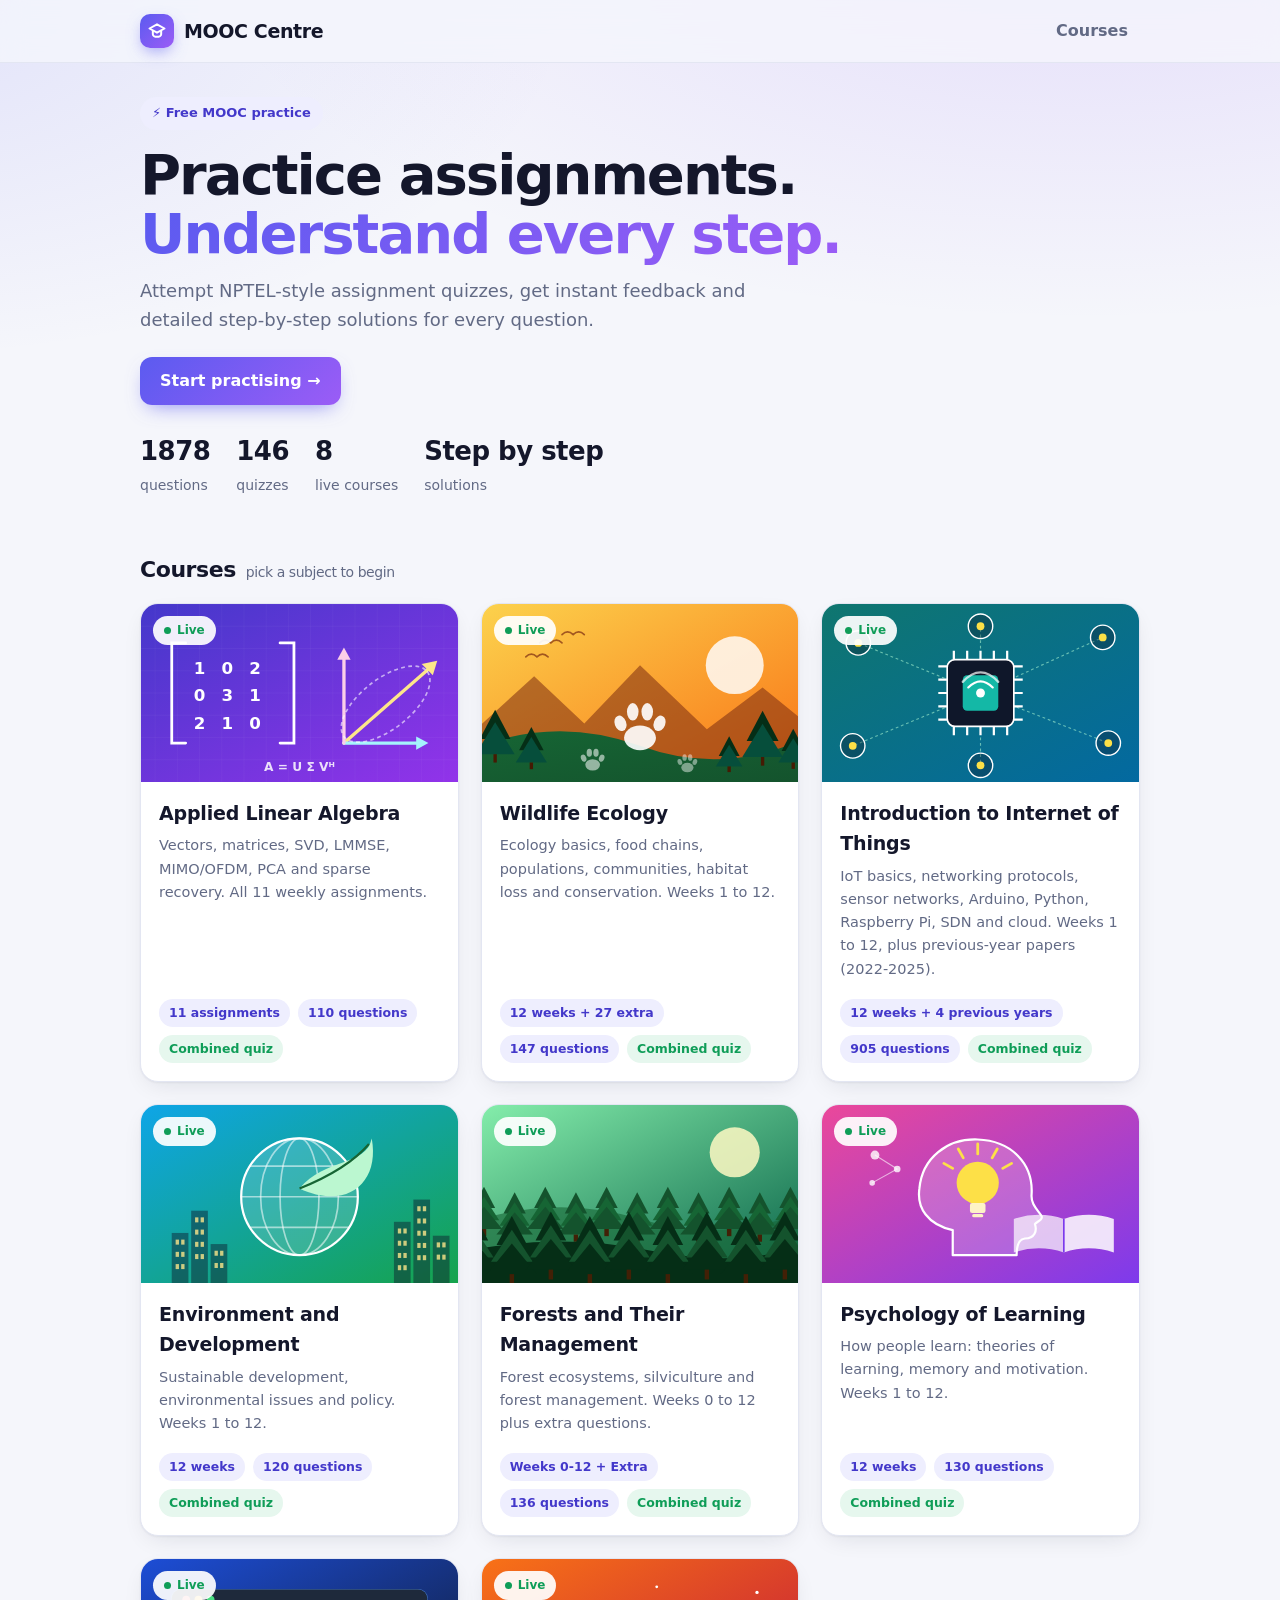
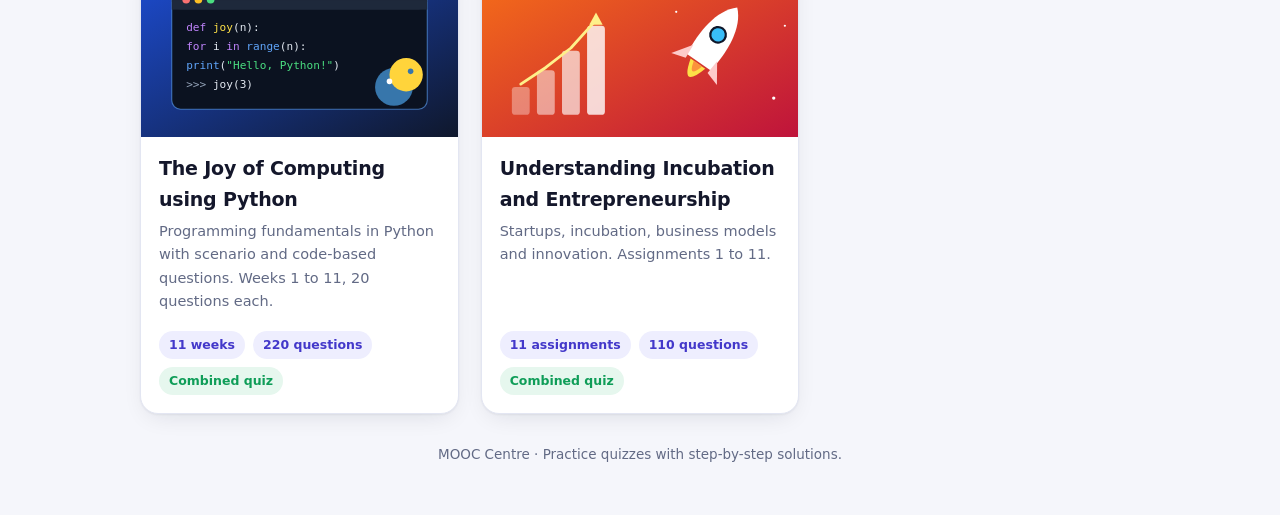
<file: index.html>
<!doctype html><html lang="en"><head><meta charset="utf-8"><meta name="viewport" content="width=device-width,initial-scale=1"><title>MOOC Centre - NPTEL-style quizzes</title><link rel="stylesheet" href="vendor/katex/katex.min.css"><link rel="icon" type="image/svg+xml" href="assets/favicon.svg"><link rel="apple-touch-icon" href="assets/favicon.svg"><meta name="theme-color" content="#5b5bf0"><link rel="stylesheet" href="css/style.css?v=29"></head><body><main class="wrap" id="app"></main><script src="vendor/katex/katex.min.js"></script><script src="vendor/katex/auto-render.min.js"></script><script src="js/core.js?v=29"></script><script src="js/home.js?v=29"></script></body></html>
</file>
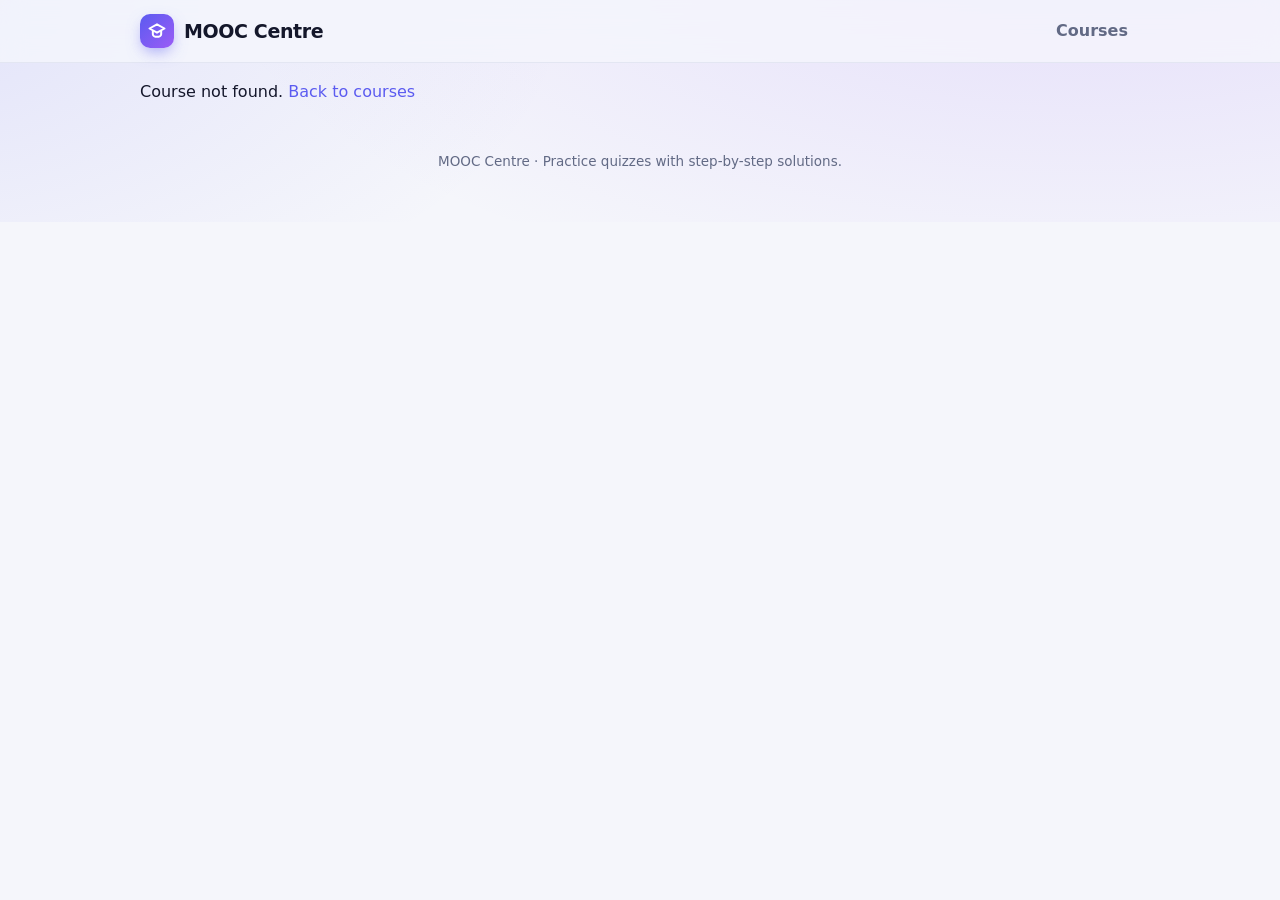
<file: course.html>
<!doctype html><html lang="en"><head><meta charset="utf-8"><meta name="viewport" content="width=device-width,initial-scale=1"><title>Course - MOOC Centre</title><link rel="stylesheet" href="vendor/katex/katex.min.css"><link rel="icon" type="image/svg+xml" href="assets/favicon.svg"><link rel="apple-touch-icon" href="assets/favicon.svg"><meta name="theme-color" content="#5b5bf0"><link rel="stylesheet" href="css/style.css?v=29"></head><body><main class="wrap" id="app"></main><script src="vendor/katex/katex.min.js"></script><script src="vendor/katex/auto-render.min.js"></script><script src="js/core.js?v=29"></script><script src="data/ala-1.js?v=29"></script><script src="data/ala-2.js?v=29"></script><script src="data/ala-3.js?v=29"></script><script src="data/ala-4.js?v=29"></script><script src="data/ala-5.js?v=29"></script><script src="data/ala-6.js?v=29"></script><script src="data/ala-7.js?v=29"></script><script src="data/ala-8.js?v=29"></script><script src="data/ala-9.js?v=29"></script><script src="data/ala-10.js?v=29"></script><script src="data/ala-11.js?v=29"></script><script src="data/wildlife.js?v=29"></script><script src="data/iot.js?v=29"></script><script src="data/iot-pyq.js?v=29"></script><script src="data/envdev.js?v=29"></script><script src="data/forests.js?v=29"></script><script src="data/psychology.js?v=29"></script><script src="data/python.js?v=29"></script><script src="data/startup.js?v=29"></script><script src="js/course.js?v=29"></script></body></html>
</file>
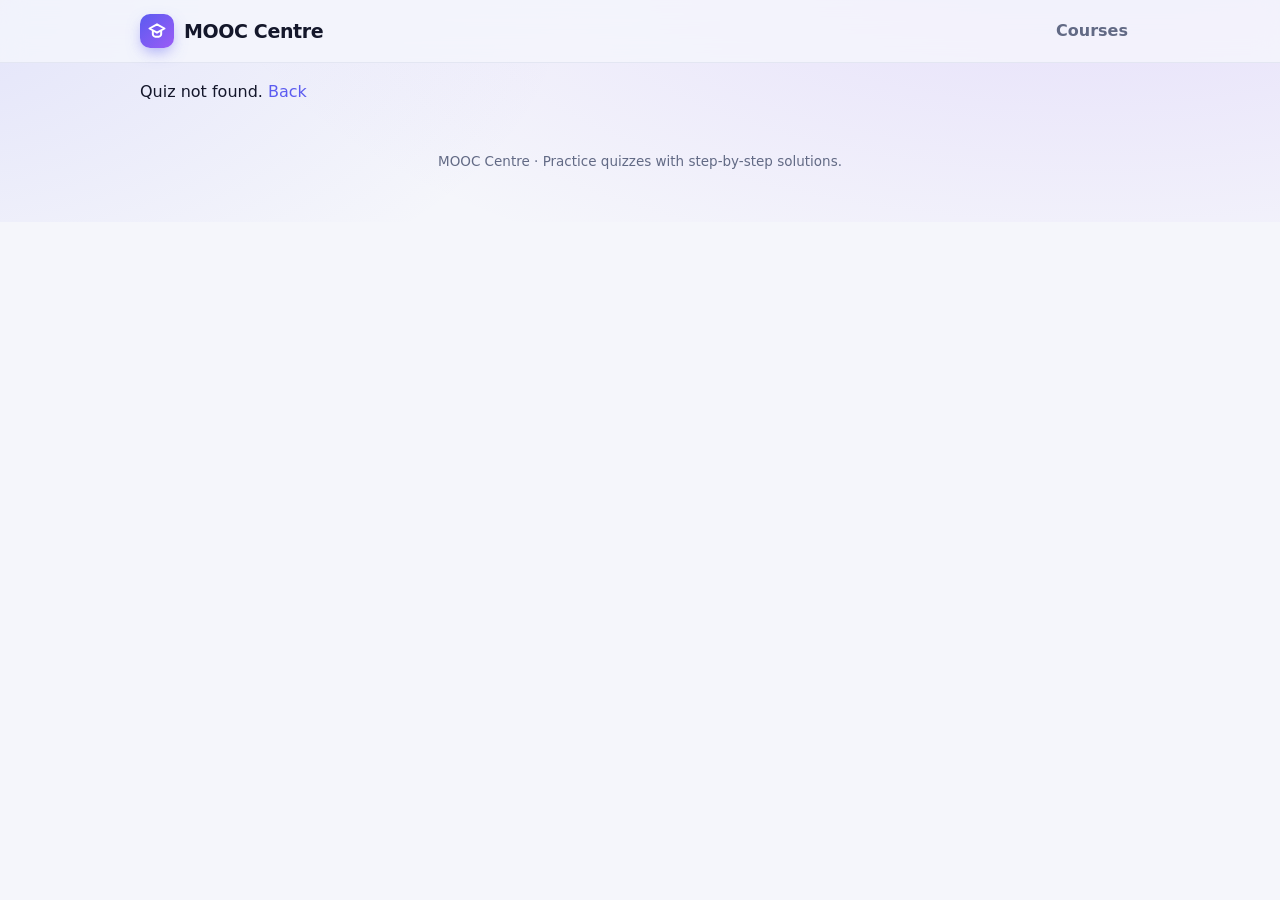
<file: quiz.html>
<!doctype html><html lang="en"><head><meta charset="utf-8"><meta name="viewport" content="width=device-width,initial-scale=1"><title>Quiz - MOOC Centre</title><link rel="stylesheet" href="vendor/katex/katex.min.css"><link rel="icon" type="image/svg+xml" href="assets/favicon.svg"><link rel="apple-touch-icon" href="assets/favicon.svg"><meta name="theme-color" content="#5b5bf0"><link rel="stylesheet" href="css/style.css?v=29"></head><body><main class="wrap" id="app"></main><script src="vendor/katex/katex.min.js"></script><script src="vendor/katex/auto-render.min.js"></script><script src="js/core.js?v=29"></script><script src="data/ala-1.js?v=29"></script><script src="data/ala-2.js?v=29"></script><script src="data/ala-3.js?v=29"></script><script src="data/ala-4.js?v=29"></script><script src="data/ala-5.js?v=29"></script><script src="data/ala-6.js?v=29"></script><script src="data/ala-7.js?v=29"></script><script src="data/ala-8.js?v=29"></script><script src="data/ala-9.js?v=29"></script><script src="data/ala-10.js?v=29"></script><script src="data/ala-11.js?v=29"></script><script src="data/wildlife.js?v=29"></script><script src="data/iot.js?v=29"></script><script src="data/iot-pyq.js?v=29"></script><script src="data/envdev.js?v=29"></script><script src="data/forests.js?v=29"></script><script src="data/psychology.js?v=29"></script><script src="data/python.js?v=29"></script><script src="data/startup.js?v=29"></script><script src="js/quiz.js?v=29"></script></body></html>
</file>
<file: css/style.css>
:root{
 --bg:#f5f6fb;--bg2:#eceefa;--card:#fff;--ink:#14172b;--mut:#626a85;--line:#e3e6f2;
 --pri:#5b5bf0;--pri2:#eeeefe;--pri-d:#4338ca;--grad:linear-gradient(135deg,#5b5bf0,#9b5cf6);
 --ok:#0f9d58;--okbg:#e6f7ee;--bad:#d93025;--badbg:#fdeceb;--amber:#b45309;
 --sh:0 1px 2px rgba(20,23,43,.05),0 8px 24px -8px rgba(20,23,43,.12);--sh2:0 2px 4px rgba(20,23,43,.06),0 18px 40px -12px rgba(67,56,202,.35);--r:18px}
@media(prefers-color-scheme:dark){:root{--bg:#0d1020;--bg2:#12162b;--card:#171b33;--ink:#eceefb;--mut:#9aa2c2;--line:#262c4b;--pri:#8c8cff;--pri2:#222750;--pri-d:#a5a5ff;--ok:#4ade80;--okbg:#10301f;--bad:#ff8a80;--badbg:#3a1a1c;--amber:#fbbf24;--sh:0 1px 2px rgba(0,0,0,.4),0 8px 24px -8px rgba(0,0,0,.5);--sh2:0 2px 4px rgba(0,0,0,.4),0 18px 40px -12px rgba(0,0,0,.7)}}
*{box-sizing:border-box}
html{scroll-behavior:smooth}
body{margin:0;color:var(--ink);font:16px/1.6 Inter,system-ui,-apple-system,"Segoe UI",Roboto,sans-serif;background:var(--bg);background-image:radial-gradient(900px 400px at 85% -80px,rgba(139,92,246,.16),transparent),radial-gradient(700px 360px at -10% 0,rgba(91,91,240,.13),transparent);background-repeat:no-repeat}
a{color:var(--pri);text-decoration:none}a:hover{text-decoration:underline}
.wrap{max-width:1040px;margin:0 auto;padding:0 20px}
.nav{position:sticky;top:0;z-index:20;backdrop-filter:saturate(1.4) blur(12px);background:color-mix(in srgb,var(--bg) 78%,transparent);border-bottom:1px solid var(--line)}
.nav .wrap{display:flex;align-items:center;justify-content:space-between;height:62px}
.brand{display:flex;align-items:center;gap:10px;font-weight:800;font-size:19px;letter-spacing:-.02em;color:var(--ink)}
.brand:hover{text-decoration:none}
.logo{width:34px;height:34px;border-radius:10px;background:var(--grad);display:grid;place-items:center;box-shadow:0 6px 16px -4px rgba(91,91,240,.6)}
.logo svg{width:20px;height:20px}
.nav a.lnk{font-weight:600;color:var(--mut);padding:8px 12px;border-radius:10px}.nav a.lnk:hover{background:var(--pri2);color:var(--pri);text-decoration:none}
main{padding:34px 0 70px}
.crumb{font-size:14px;color:var(--mut);margin-bottom:14px}.crumb a{color:var(--mut)}.crumb a:hover{color:var(--pri)}
/* hero */
.hero{padding:34px 0 10px}
.eyebrow{display:inline-flex;gap:8px;align-items:center;font-size:13px;font-weight:700;color:var(--pri-d);background:var(--pri2);padding:6px 12px;border-radius:99px}
.hero h1{font-size:clamp(34px,6vw,56px);line-height:1.05;letter-spacing:-.035em;margin:16px 0 14px;font-weight:800}
.hero h1 em{font-style:normal;background:var(--grad);-webkit-background-clip:text;background-clip:text;color:transparent}
.hero p{font-size:18px;color:var(--mut);max-width:620px;margin:0 0 22px}
.stats{display:flex;gap:26px;flex-wrap:wrap;margin-top:26px}.stats b{display:block;font-size:26px;letter-spacing:-.02em}.stats span{color:var(--mut);font-size:14px}
h2.sec{font-size:22px;letter-spacing:-.02em;margin:44px 0 16px;display:flex;align-items:baseline;gap:10px}h2.sec small{font-size:14px;color:var(--mut);font-weight:500}
/* buttons */
.btn{display:inline-flex;align-items:center;gap:8px;background:var(--grad);color:#fff;border:0;border-radius:12px;padding:11px 20px;font:inherit;font-weight:700;cursor:pointer;box-shadow:0 8px 20px -8px rgba(91,91,240,.7);transition:transform .15s,box-shadow .15s}
.btn:hover{transform:translateY(-1px);text-decoration:none;box-shadow:0 12px 24px -8px rgba(91,91,240,.8)}
.btn.ghost{background:var(--card);color:var(--pri-d);border:1.5px solid var(--line);box-shadow:none}.btn.ghost:hover{border-color:var(--pri)}
.btn[disabled]{opacity:.4;cursor:not-allowed;transform:none}
.row{display:flex;gap:10px;flex-wrap:wrap;align-items:center}
/* course cards */
.courses{display:grid;grid-template-columns:repeat(auto-fill,minmax(290px,1fr));gap:22px}
.ccard{background:var(--card);border-radius:var(--r);overflow:hidden;box-shadow:var(--sh);border:1px solid var(--line);display:flex;flex-direction:column;color:var(--ink);transition:transform .2s,box-shadow .2s}
a.ccard:hover{transform:translateY(-4px);box-shadow:var(--sh2);text-decoration:none}
.ccard .cover{position:relative;aspect-ratio:16/9;background:var(--bg2)}
.ccard .cover img{width:100%;height:100%;object-fit:cover;display:block}
.badge{position:absolute;top:12px;left:12px;font-size:12px;font-weight:700;padding:5px 11px;border-radius:99px;background:rgba(255,255,255,.92);color:#0f9d58;display:flex;gap:6px;align-items:center}
.badge.soon{color:#b45309}.badge i{width:7px;height:7px;border-radius:50%;background:currentColor}
.ccard .body{padding:16px 18px 18px;display:flex;flex-direction:column;gap:6px;flex:1}
.ccard h3{margin:0;font-size:19px;letter-spacing:-.01em}.ccard p{margin:0;color:var(--mut);font-size:14.5px}
.ccard .meta{margin-top:auto;padding-top:12px;display:flex;gap:8px;flex-wrap:wrap}
.pill{font-size:12.5px;font-weight:600;padding:4px 10px;border-radius:99px;background:var(--pri2);color:var(--pri-d)}.pill.g{background:var(--okbg);color:var(--ok)}.pill.m{background:var(--bg2);color:var(--mut)}
.ccard.soon{opacity:.96}.ccard.soon .cover img{filter:saturate(.75)}
/* course banner */
.banner{position:relative;border-radius:24px;overflow:hidden;min-height:230px;color:#fff;display:flex;align-items:flex-end;box-shadow:var(--sh)}
.banner img{position:absolute;inset:0;width:100%;height:100%;object-fit:cover}
.banner:after{content:"";position:absolute;inset:0;background:linear-gradient(180deg,rgba(10,10,40,.1),rgba(10,10,40,.78))}
.banner .in{position:relative;z-index:1;padding:26px 28px}.banner h1{margin:0 0 6px;font-size:clamp(28px,5vw,40px);letter-spacing:-.03em;line-height:1.1}.banner p{margin:0;max-width:600px;opacity:.92}
.feature{display:flex;gap:18px;align-items:center;justify-content:space-between;flex-wrap:wrap;margin-top:22px;padding:22px 24px;border-radius:var(--r);background:var(--grad);color:#fff;box-shadow:var(--sh2)}
.feature h3{margin:0 0 2px;font-size:20px}.feature p{margin:0;opacity:.92}.feature .btn{background:#fff;color:var(--pri-d);box-shadow:none}
.tiles{display:grid;grid-template-columns:repeat(auto-fill,minmax(230px,1fr));gap:16px}
.tile{background:var(--card);border:1px solid var(--line);border-radius:var(--r);padding:18px;color:var(--ink);box-shadow:var(--sh);display:flex;flex-direction:column;gap:6px;transition:transform .15s,border-color .15s}
.tile:hover{transform:translateY(-3px);border-color:var(--pri);text-decoration:none}
.tile .num{width:44px;height:44px;border-radius:13px;background:var(--pri2);color:var(--pri-d);display:grid;place-items:center;font-weight:800;font-size:20px}
.tile h4{margin:6px 0 0;font-size:16px;letter-spacing:-.01em}.tile p{margin:0;color:var(--mut);font-size:14px}
.tile .foot{margin-top:auto;padding-top:10px;display:flex;justify-content:space-between;align-items:center;font-size:13px;color:var(--mut)}
/* quiz */
.qhead{background:var(--card);border:1px solid var(--line);border-radius:var(--r);padding:16px 20px;box-shadow:var(--sh);margin-bottom:16px}
.qhead h1{font-size:18px;margin:0 0 10px;letter-spacing:-.01em}
.qinfo{display:flex;justify-content:space-between;font-size:13.5px;color:var(--mut);margin-bottom:8px}
.bar{height:8px;background:var(--bg2);border-radius:99px;overflow:hidden}.bar i{display:block;height:100%;background:var(--grad);border-radius:99px;transition:width .3s}
.dots{display:flex;gap:6px;flex-wrap:wrap;margin-top:12px;max-height:98px;overflow:auto}
.dot{min-width:32px;height:32px;border-radius:9px;border:1.5px solid var(--line);background:var(--card);color:var(--mut);font:600 13px inherit;cursor:pointer}
.dot.done{background:var(--pri2);color:var(--pri-d);border-color:transparent}.dot.cur{border-color:var(--pri);color:var(--pri-d)}
.dot.ok{background:var(--okbg);color:var(--ok);border-color:transparent}.dot.no{background:var(--badbg);color:var(--bad);border-color:transparent}
.qcard{background:var(--card);border:1px solid var(--line);border-radius:var(--r);padding:24px;box-shadow:var(--sh)}
.qtag{display:inline-block;font-size:12px;font-weight:700;letter-spacing:.04em;text-transform:uppercase;color:var(--pri-d);background:var(--pri2);padding:4px 10px;border-radius:99px}
.qtext{font-size:18px;line-height:1.7;margin:14px 0 16px}
.fig{margin:6px 0 18px;text-align:center}.fig img{max-width:100%;max-height:340px;background:#fff;border:1px solid var(--line);border-radius:14px;padding:10px}
.fig figcaption{font-size:13px;color:var(--mut);margin-top:6px}
.opt{display:flex;gap:14px;align-items:center;width:100%;text-align:left;background:var(--card);color:var(--ink);border:1.5px solid var(--line);border-radius:14px;padding:12px 14px;margin:10px 0;font:inherit;cursor:pointer;transition:border-color .12s,background .12s,transform .12s}
.opt:hover:not(:disabled){border-color:var(--pri);transform:translateX(2px)}
.opt .l{flex:none;width:32px;height:32px;border-radius:10px;display:grid;place-items:center;font-weight:800;font-size:14px;background:var(--bg2);color:var(--mut)}
.opt.sel{border-color:var(--pri);background:var(--pri2)}.opt.sel .l{background:var(--pri);color:#fff}
.opt.right{border-color:var(--ok);background:var(--okbg)}.opt.right .l{background:var(--ok);color:#fff}
.opt.wrong{border-color:var(--bad);background:var(--badbg)}.opt.wrong .l{background:var(--bad);color:#fff}
.opt:disabled{cursor:default}
.verdict{display:flex;gap:10px;align-items:center;font-weight:700;margin:16px 0 4px;padding:11px 14px;border-radius:12px}
.verdict.ok{background:var(--okbg);color:var(--ok)}.verdict.no{background:var(--badbg);color:var(--bad)}
.sol{margin-top:14px;border:1px solid var(--line);border-radius:16px;background:linear-gradient(180deg,var(--pri2),transparent 120px);padding:18px 20px}
.sol h4{margin:0 0 12px;font-size:15px;letter-spacing:.03em;text-transform:uppercase;color:var(--pri-d)}
.sol ol{list-style:none;margin:0;padding:0;position:relative}
.sol li{display:flex;gap:14px;padding-bottom:14px;position:relative}
.sol li:not(:last-child):before{content:"";position:absolute;left:15px;top:34px;bottom:2px;width:2px;background:var(--line)}
.sol .n{flex:none;width:32px;height:32px;border-radius:50%;background:var(--pri);color:#fff;font-weight:800;font-size:13px;display:grid;place-items:center}
.sol .t{flex:1;min-width:0}.sol .t small{display:block;font-weight:800;color:var(--pri-d);font-size:12px;letter-spacing:.05em;text-transform:uppercase;margin-bottom:2px}
.fin{margin-top:4px;padding:12px 14px;border-radius:12px;background:var(--okbg);color:var(--ok);font-weight:700}
.nav2{display:flex;gap:10px;flex-wrap:wrap;margin-top:18px;align-items:center}.nav2 .sp{flex:1}
/* setup */
.setup{max-width:560px;margin:10px auto}
.setup .qcard{padding:28px}.setup h1{margin:0 0 4px;font-size:24px;letter-spacing:-.02em}
.modes{display:grid;grid-template-columns:1fr 1fr;gap:12px;margin:18px 0}
.mode{border:1.5px solid var(--line);border-radius:14px;padding:14px;cursor:pointer;background:var(--card);text-align:left;font:inherit;color:var(--ink)}
.mode b{display:block;margin-bottom:2px}.mode span{font-size:13.5px;color:var(--mut)}.mode.on{border-color:var(--pri);background:var(--pri2)}
.field{margin:16px 0}.field label{display:block;font-weight:700;margin-bottom:6px;font-size:14px}
input[type=number]{font:inherit;padding:10px 12px;border-radius:12px;border:1.5px solid var(--line);background:var(--card);color:var(--ink);width:120px}
.chk{display:flex;gap:10px;align-items:center;font-weight:600}.chk input{width:18px;height:18px;accent-color:var(--pri)}
/* results */
.res{display:flex;gap:28px;align-items:center;flex-wrap:wrap;background:var(--card);border:1px solid var(--line);border-radius:24px;padding:28px;box-shadow:var(--sh)}
.ring{--p:0;width:150px;height:150px;border-radius:50%;background:conic-gradient(var(--pri) calc(var(--p)*1%),var(--bg2) 0);display:grid;place-items:center;flex:none}
.ring div{width:118px;height:118px;border-radius:50%;background:var(--card);display:grid;place-items:center;text-align:center;font-size:34px;font-weight:800;letter-spacing:-.03em;line-height:1}
.ring small{display:block;font-size:13px;font-weight:600;color:var(--mut);letter-spacing:0;margin-top:4px}
.res h1{margin:0 0 4px;font-size:26px;letter-spacing:-.02em}.res .sub{color:var(--mut);margin:0 0 14px}
.rev{border:1px solid var(--line);border-radius:16px;background:var(--card);margin:12px 0;overflow:hidden}
.rev summary{list-style:none;cursor:pointer;padding:14px 18px;display:flex;gap:12px;align-items:center;font-weight:600}
.rev summary::-webkit-details-marker{display:none}
.rev summary .st{flex:none;width:28px;height:28px;border-radius:50%;display:grid;place-items:center;color:#fff;font-size:14px}
.rev summary .st.ok{background:var(--ok)}.rev summary .st.no{background:var(--bad)}.rev summary .st.sk{background:var(--mut)}
.rev summary .q{flex:1;min-width:0;font-weight:500;overflow:hidden;max-height:3.2em}
.rev .in{padding:4px 18px 18px;border-top:1px solid var(--line)}
footer{color:var(--mut);font-size:13.5px;text-align:center;padding:30px 16px 50px}
.katex-display{overflow-x:auto;overflow-y:hidden}.qtext .katex,.opt .katex{font-size:1.08em}
@media(max-width:600px){.wrap{padding:0 14px}.qcard{padding:18px}.res{padding:20px}.modes{grid-template-columns:1fr}.qtext{font-size:17px}}
.ref{margin-top:8px;font-size:13px;color:var(--mut)}
.qtag.msq{margin-left:8px;background:var(--okbg);color:var(--ok)}
.btn[disabled]{opacity:.45}
.scn{background:var(--pri2);border-left:4px solid var(--pri);border-radius:12px;padding:12px 16px;margin:0 0 14px;font-size:16px;line-height:1.65}
pre.code{background:#0f172a;color:#e2e8f0;border-radius:12px;padding:14px 16px;overflow-x:auto;font:14px/1.55 ui-monospace,Menlo,Consolas,monospace;margin:0 0 14px;white-space:pre}
.notice{margin-top:14px;padding:12px 16px;border-radius:12px;background:var(--pri2);color:var(--pri-d);font-size:14.5px}

.feature.alt{background:linear-gradient(135deg,#0f766e,#0369a1)}
</file>
